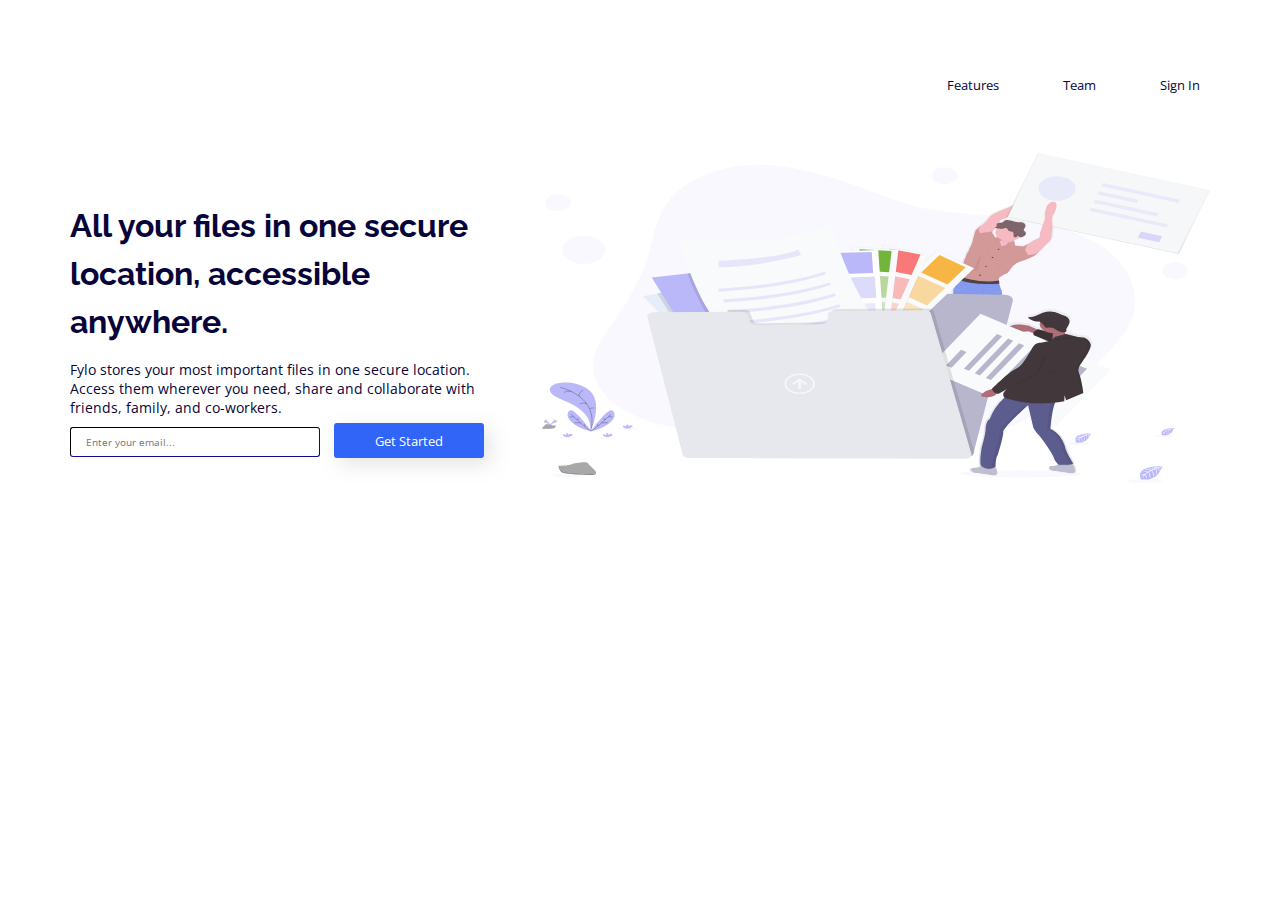
<file: index.html>
<!DOCTYPE html>
<html lang="en">
<head>
    <meta charset="UTF-8">
    <meta http-equiv="X-UA-Compatible" content="IE=edge">
    <meta name="viewport" content="width=device-width, initial-scale=1.0">
    <link rel="stylesheet" href="./style.css">
    <link rel="preconnect" href="https://fonts.googleapis.com">
    <link href="https://fonts.googleapis.com/css2?family=Outfit:wght@400;700&family=Poppins:wght@400;500;700&family=Raleway:wght@400;700&display=swap" rel="stylesheet">
    <link rel="preconnect" href="https://fonts.googleapis.com"> 
    <link href="https://fonts.googleapis.com/css2?family=Open+Sans&family=Outfit:wght@400;700&family=Poppins:wght@400;500;700&family=Raleway:wght@400;700&display=swap" rel="stylesheet">
    <link rel="icon" type="image/png" sizes="32x32" href="C:\Users\Sophie\Documents\Coding\fylo-landing-page-with-two-column-layout-master\fylo-landing-page-with-two-column-layout-master\images\favicon-32x32.png">
    <title>Frontend Mentor | Fylo</title>
</head>
<body>
    <section class="navbar">
        <div class="container flex">
            <img src="logo.svg" alt="logo" />
            <div class="topnav">
                <a href="#news">Features</a>
                <a href="#contact">Team</a>
                <a href="#about" style="padding-right: 0px;">Sign In</a>
              </div>
        </div>
    </section>
   
    <section class="banner">
     <div class="container grid">
        <div>
            <h1>All your files in one secure <br>
            location, accessible anywhere.</h1>
            <p>Fylo stores your most important files in one secure location. Access
            them wherever you need, share and collaborate with friends, family,
            and co-workers.</p>
            <input type="text" id="email" name="email" placeholder="Enter your email...">
            <button type="submit" style="cursor: pointer;">Get Started</button>
        </div>
        <div>
            <img src="./illustration-1.svg" />
        </div>
    </div>
</section>
   
</body>
</html>
</file>
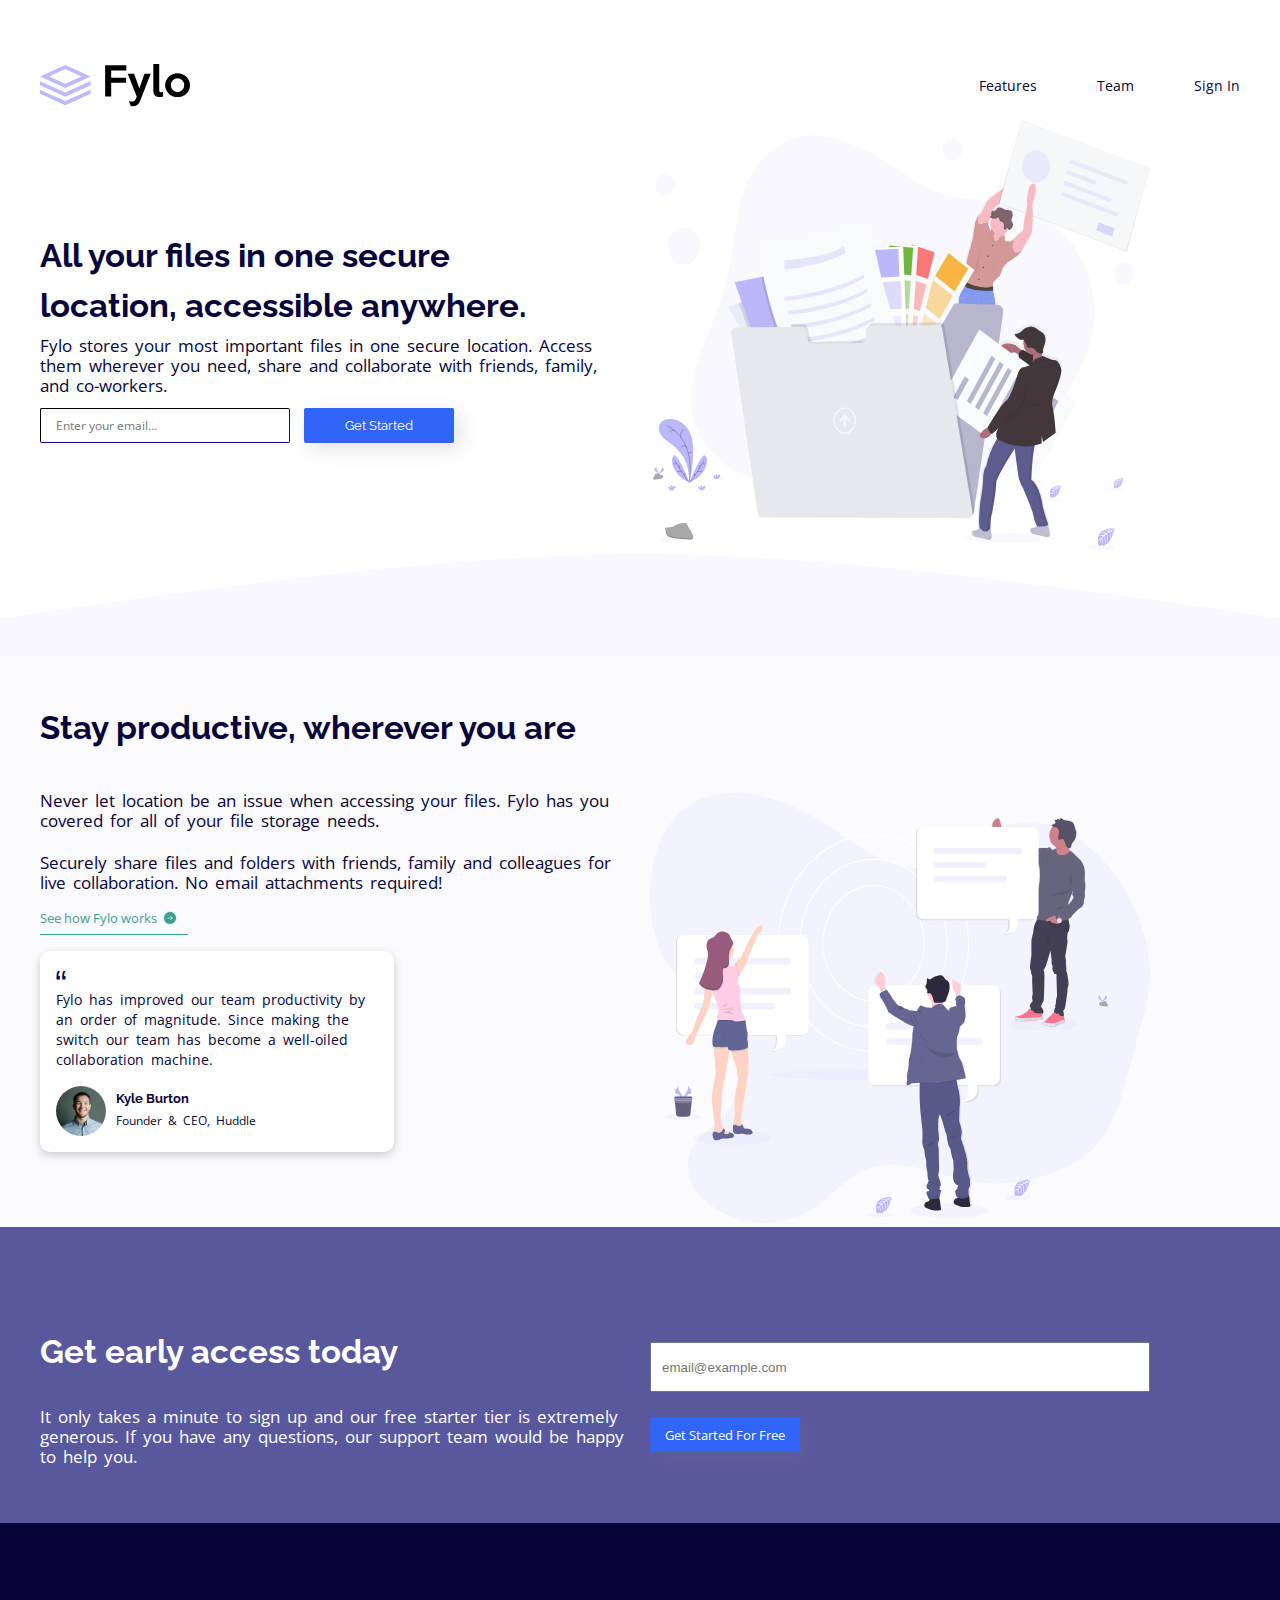
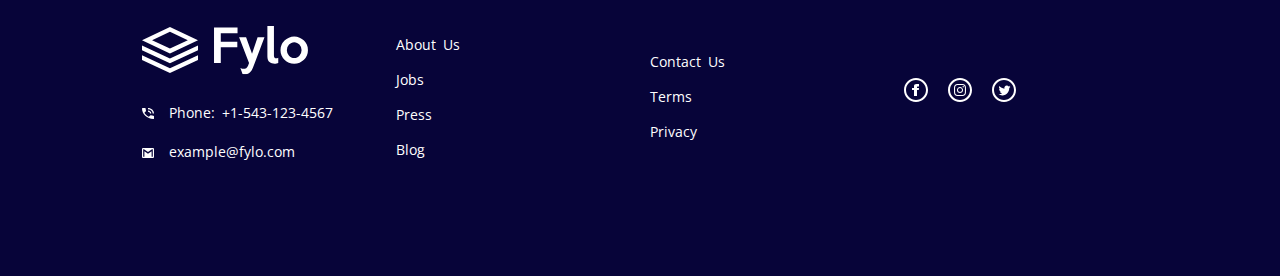
<file: myindex.html>
<!DOCTYPE html>
<html lang="en">

<head>
    <meta charset="UTF-8">
    <meta http-equiv="X-UA-Compatible" content="IE=edge">
    <meta name="viewport" content="width=device-width, initial-scale=1.0">
    <link rel="icon" type="image/png" sizes="32x32" href="favicon-32x32.png">
    <link rel="stylesheet" href="mystyle.css">
    <link rel="preconnect" href="https://fonts.googleapis.com">
    <link
        href="https://fonts.googleapis.com/css2?family=Open+Sans&family=Outfit:wght@400;700&family=Poppins:wght@400;500;700&family=Raleway:wght@400;700&display=swap"
        rel="stylesheet">
    <title>Frontend Mentor | Fylo</title>
</head>

<body>
    <section class="navbar">
        <div class="container flex">
            <img src="logo2.svg" alt="logo" />
            <div class="topnav">
                <a href="#signin" style="margin-right: 0;">Sign In</a>
                <a href="#teams">Team</a>
                <a href="#features">Features</a>
            </div>
        </div>
    </section>

    <section class="banner">
        <div class="container grid">
            <div class="content">
                <h1>All your files in one secure <br>
                    location, accessible anywhere.</h1>
                <p>Fylo stores your most important files in one secure location. Access 
                    them wherever you need, share and collaborate with friends, family, 
                    and co-workers.
                </p>
                <div class="flex-column">
                <input type="text" id="email" name="email" placeholder="Enter your email...">
                <button type="submit" style="cursor: pointer;">Get Started</button>
                </div>
            </div>
            <div class="image">
                <img src="illustration-1.svg" alt="illustration 1">
            </div>
        </div>
    </section>

    <section class="body">
        <img src="./bg-curve-desktop.svg" alt="icon" class="bg-img">
        <div class="container grid testimony">
            <div>
                <h1>Stay productive, wherever you are </h1>
                <p>Never let location be an issue when accessing your files. Fylo has you covered for all of your file
                    storage needs.</p>
                <p style="margin-top: 1em;">Securely share files and folders with friends, family and colleagues for live collaboration.
                    No email attachments required!</p>
                <div class="flex" id="link">
                    <a href="#" style="margin-right: 5px;">See how Fylo works</a>
                    <img src="./icon-arrow.svg" />
                </div>
                <div class="card">
                    <img src="./icon-quotes.svg" alt="">
                    <p>Fylo has improved our team productivity by an order of magnitude. Since making the switch
                        our team has become a well-oiled collaboration machine.
                    </p>
                    <div style="margin-top: 1em;" class="flex">
                        <img src="./avatar-testimonial.jpg" alt="" style="height: auto;width:50px;border-radius: 50%;margin-right: 10px;">
                        <div>
                            <h5 style="color:hsl(243, 87%, 12%);font-weight: 700;font-family: Raleway;">Kyle Burton</h5>
                            <p style="font-size: 12px;">Founder & CEO, Huddle</p>
                        </div>
                    </div>
                </div>
            </div>
            <div class="test-image">
                <img src="illustration-2.svg" alt="illustration 2" class="illustration">
            </div>
        </div>
    </section>
    <section class="subscription">
        <div class="container grid">
            <div>
                <h1>Get early access today</h1>
                <p>
                    It only takes a minute to sign up and our free starter tier is extremely generous.
                    If you have any questions, our support team would be happy to help you.
                </p>
            </div>
            <div class="form">  
                <input type="text" id="email" name="email" placeholder="email@example.com">
                <button type="submit" style="cursor: pointer;">Get Started For Free</button>
            </div>
            <br>
            <br>
        </div>
    </section>
    <section class="footer">
        <div class="container grid">
            <div class="details">
                <img src="logo.svg" alt="logo">
                <div class="flex">
                    <img src="icon-phone.svg" alt="phone">
                    <p>Phone: +1-543-123-4567</p>
                </div>
                <div class="flex">
                    <img src="icon-email.svg" alt="email">
                    <p>example@fylo.com</p>
                </div>
            </div>
            <div class="about creative">
                <p><a href="#">About Us</a></p>
                <p><a href="#">Jobs</a></p>
                <p><a href="#">Press</a></p>
                <p><a href="#">Blog</a></p>
            </div>
            <div class="contact creative">
                <p><a href="#">Contact Us</a></p>
                <p><a href="#">Terms</a></p>
                <p><a href="#">Privacy</a></p>
            </div>
            <div class="socials creative">
                <img src="facebook.svg" alt="facebook">
                <img src="instagram.svg" alt="instagram">
                <img src="twitter.svg" alt="twitter">
            </div>
        </div>
    </section>
</body>

</html>
</file>
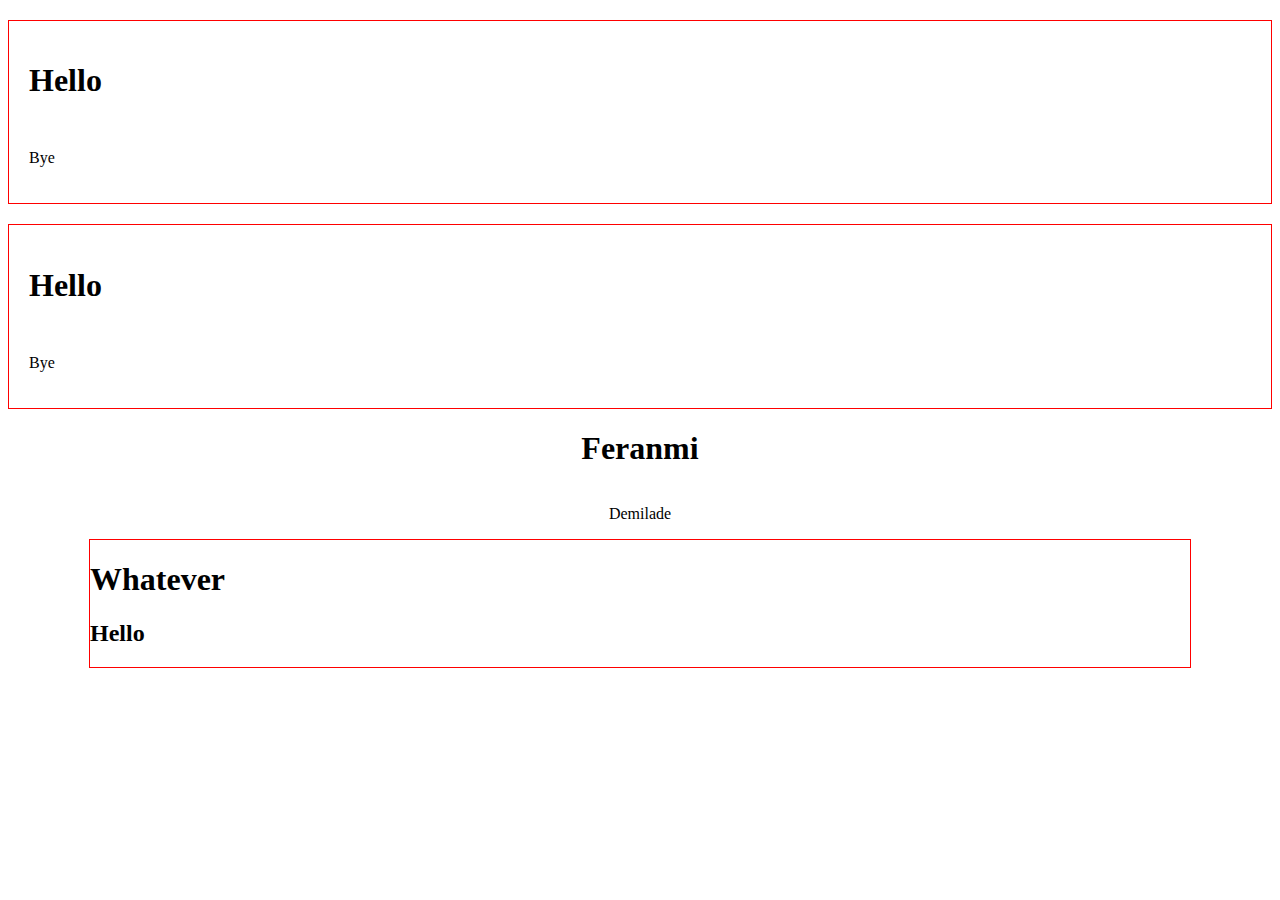
<file: practice.html>
<!DOCTYPE html>
<html lang="en">
<head>
    <meta charset="UTF-8">
    <meta http-equiv="X-UA-Compatible" content="IE=edge">
    <meta name="viewport" content="width=device-width, initial-scale=1.0">
    <title>Document</title>
    <style>
        .container {
            max-width: 1100px;
            margin:0 auto;
        }
    </style>
</head>
<body>
    <div style="border: 1px solid red;padding:20px;margin-top: 20px;">
        <h1>Hello</h1>
        <p style="margin-top: 50px;">Bye</p>
    </div>
    <div style="border: 1px solid red;padding:20px;margin-top: 20px;">
        <h1>Hello</h1>
        <p style="margin-top: 50px;">Bye</p>
    </div>
    <div style="display: flex;flex-direction: column;align-items: center;">
        <h1>Feranmi</h1>
        <p>Demilade</p>
    </div>
    <div class="container" style="border: 1px solid red;">
        <h1>Whatever</h1>
        <h2>Hello</h2>
    </div>
</body>
</html>
</file>
<file: style.css>
* {
  box-sizing: border-box;
  padding: 0;
  margin: 0;
}

img {
  width: 100%;
}

/* img {
  height: 45px;
  width: 150px;
  padding-left: 50px;
  padding-top: 50px;
  padding-bottom: 0px;
} */

.topnav a {
  font-family: "Open Sans";
  font-weight: 400;
  color: hsl(243, 87%, 12%);
  text-align: center;
  padding-right: 60px;
  text-decoration: none;
  font-size: 13px;
}

.banner {
  height: 400px;
}

.banner img {
  width: 100%;
  height: 330px;
}

.banner h1 {
  font-family: Raleway;
  color: hsl(243, 87%, 12%);
  font-weight: 700;
  display: flex;
  padding-top: 20px;
  line-height: 1.5;
}

.banner p {
  font-family: "Open Sans";
  font-size: 14px;
  color: hsl(243, 87%, 12%);
  font-weight: 400;
  margin-top: 1em;
}

.banner input {
  /* margin-left: 50px; */
  width: 250px;
  height: 30px;
  border-color: hsl(243, 87%, 12%);
  border-width: 1px;
  border-radius: 3px;
  color: hsl(0, 0%, 75%);
  font-family: "Open Sans";
  padding-left: 15px;
  font-size: 10px;
  margin-top: 1em;
}

.banner button {
  background: hsl(224, 93%, 58%);
  width: 150px;
  height: 35px;
  color: white;
  border-radius: 3px;
  box-shadow: 6px 6px 20px rgba(122, 122, 122, 0.212);
  margin-left: 10px;
  font-family: "Open Sans";
  border: none;
}

.banner .grid {
  grid-template-columns: 40% 60%;
}

.navbar {
  height: 70px;
  margin-top: 50px;
}

.navbar img {
  width: 150px;
  height: 45px;
}

.navbar .flex {
  justify-content: space-between;
}

/* components */
.flex {
  display: flex;
  align-items: center;
  justify-content: center;
  height: 100%;
}

.grid {
  display: grid;
  grid-template-columns: repeat(2, 1fr);
  height: 100%;
  gap: 20px;
  justify-content: center;
  align-items: center;
}

.container {
    max-width: 1200px;
    margin: 0 auto;
    padding: 0 40px;
    overflow: hidden;
  }
</file>
<file: mystyle.css>
*{
    box-sizing: border-box;
    margin: 0;
    padding: 0;
}

.flex{
    display: flex;
    align-items: center;
    justify-content: center;
    height: 100%;
}

.container {
    /* max-width: 1200px; */
    margin: 0 auto;
    padding: 0 40px;
    overflow: hidden;
}         

.grid {
  display: grid;
  grid-template-columns: repeat(2, 1fr);
  height: 100%;
  gap: 20px;
  justify-content: center;
  align-items: center;
}

.navbar{
  height: 70px;
  margin-top: 50px;
}

.navbar img {
    width: 150px;
    height: 43px;
}

.navbar .flex {
    justify-content: space-between;
}

.topnav a{
      display: flex;
      float: right;
      margin-right: 60px;
      color:hsl(243, 87%, 12%);
      text-decoration: none;
      font-family: 'Open Sans';
      font-weight: 400;
      font-size: 14px;
}

h1{
    font-family: Raleway;
    font-weight: 700;
    color: hsl(243, 87%, 12%);
    font-size: 33px;
    line-height: 50px;
}

p{
    font-family: 'Open Sans';
    font-weight: 400;
    font-size: 17px;
    word-spacing: 3px;
    color:  hsl(243, 87%, 12%);
    line-height: 20px;
    padding-top: 5px;
    letter-spacing: 0px;
}

.banner input{
  width: 250px;
  height: 35px;
  border-color: hsl(243, 87%, 12%);
  border-width: 1px;
  border-radius: 2px;
  color:hsl(0, 0%, 75%);
  font-family: "Open Sans";
  padding-left: 15px;
  font-size: 12px;
  margin-top: 1em;
}

.banner input:focus{
    border-width: 1px;
    color: black;
}

.banner button{
  background: hsl(224, 93%, 58%);
  width: 150px;
  height: 35px;
  color: white;
  border-radius: 2px;
  box-shadow: 6px 6px 20px rgba(122, 122, 122, 0.212);
  margin-left: 10px;
  font-family: "Raleway";
  border: none;
}

.banner button:hover{
    background-color: hsla(224, 87%, 64%, 0.989);
}

.banner img{
    width: 500px;
    height: 430px;
}



.bg-img{
    margin-bottom: -1rem;
    width: 100%;
    z-index: 0;
}

.body a{
    color: hsl(170, 45%, 43%);
    text-decoration: none;
    font-family: 'Open Sans';
    font-size: 13px;
}

#link {
    margin-top: 1em;
    border-bottom: 1px solid hsl(170, 45%, 43%);
    width: 25%;
    padding-bottom: 7px;
}

.body .flex {
    justify-content: flex-start;
}

.body h1 {
    margin-bottom: 1em;
}

.testimony{
    background: hsl(240, 100%, 99%);
}

.body a:hover{
    color:hsl(170, 54%, 72%);
}

#link:hover {
    border-bottom: 1px solid hsl(170, 54%, 72%);
}

hr{
    width: 120px;
    border-top: 1px solid hsl(170, 45%, 43%);
}

hr:hover{
    color:hsl(170, 54%, 72%);
}

.card {
    background-color: #fff;
    border-radius: 10px;
    box-shadow: 0 3px 10px rgba(0, 0, 0, 0.2);
    padding: 1em;
    margin: 1em 0;
    width: 60%;
}

.card img{
    width: 10px;
    height: 10px;
}

.card p{
    font-family: 'Open Sans';
    font-size: 14px;
    color:hsl(243, 87%, 12%);
    font-weight: 400;

}
.illustration{
    margin-top: 150px;
    width: 500px;
    height: 430px;
}

.subscription{
    background-color: hsl(242, 28%, 48%);
    height: auto;
    margin-bottom: 0px;
}

.subscription h1{
    color: white;
    padding-top: 100px;
}

.subscription p{
    color: white;
    padding-top: 30px;
}

.subscription input{
    width: 500px;
    height: 50px;
    margin-top: 100px;
    padding-left: 10px;
}

.subscription button{
    background: hsl(224, 93%, 58%);
    width: 150px;
    height: 35px;
    margin-top: 25px;
    margin-left: 0px;
    color: white;
    border-radius: 2px;
    box-shadow: 6px 6px 20px rgba(122, 122, 122, 0.212);
    font-family: "Open Sans";
    border: none;
}

.subscription button:hover{
    background-color:hsla(224, 87%, 64%, 0.989);
}

.footer{
      background-color: hsl(243, 87%, 12%);
      height:auto;
      padding: 8% 8%;
}

.footer .flex{
    justify-content: flex-start;
}

.footer .flex img {
    width: 5%;
    height: 30%;
    margin-right: 15px;
    margin-top: 13px;
}

.footer a{
    color: white;
    text-decoration: none;
}

.footer a:hover{
    color: hsl(242, 28%, 48%);
    text-decoration: none;
}

.footer p{
      color: white;
      font-size: 14px;
      font-family: 'Open Sans';
      margin-bottom: 10px;
  }

.footer .grid {
    grid-template-columns: repeat(4, 1fr);
  }

.footer img{
    margin-bottom: 1em;
} 

.socials img{
    margin-right: 1em;
}

@media screen and (max-width:768px) {
    .navbar{  
        margin-top: 20px;
    }

    .topnav a{
        font-size: 17px;
        margin-right: 38px;
    }

    .navbar img{
        width: 105px;
        height: 30px;
    }

    .navbar .container{
       padding: 25px;
    }

    /* .banner .grid{
        grid-template-columns: 1fr;
    } */

    .banner .grid .content{
        grid-row-start: 2;
    }

    .banner .image img{
        padding-top: 100px;
        width: 430px;
        height: 410px;
    }

    .banner .content h1{
        text-align: center;
        font-family: 'Open Sans';
        font-weight: 700;
        font-size: 30px;
        padding-top: 10px;
        padding-bottom: 30px;
        line-height: 45px;
        /* width: 450px; */
        word-spacing: 2px;
    }
    
    .banner .content p{
        text-align: center;
        font-size: 17px;
        line-height: 27px;
        padding-left: 20px;
        padding-right: 20px;
    }

    .flex-column{
        display: flex;
        flex-direction: column;
        padding: 0 1rem;
    }

    .flex-column input{
        width: 100%;
        height: 45px;
        padding-left: 5px;
        border-radius:5px;
        margin-bottom: 20px;
    }

    .flex-column button{
        width: 100%;
        height: 45px;
        margin-left: 0px;
        border-radius: 5px;
        font-weight: bold;
    }

    .body .grid{
        grid-template-columns: 1fr;
    }
    
    .body .grid .test-image{
        grid-row-start: 1;
        width: 430px;
        height: 410px;
    }

    .body h1{
        text-align: center;
        padding-top: 200px;
        font-size: 23px;
    }

    .body p{
        line-height: 29px;
        font-size: 19px;
        font-family: 'Open Sans';
        font-weight: 500;
        color: hsl(238, 22%, 44%)
    }

    .body .flex{
        margin:0 auto;
      
    }

    #link {
        width:35%;
        justify-content: center;
    }

    .body .card{
        width: 90%;
        padding-left: 20px;
        /* height: 300px; */
        margin: 20px auto;
    }

    /* .body .card .flex{
        padding-top: 0px; */
    

    .body .card p{
        font-family: 'Open Sans';
        font-size: 14px;
        color:hsl(243, 87%, 12%);
        font-weight: 400;
    }

    .subscription{
        text-align: center;
    }
    .subscription .grid{
        display :block;
        margin: 0 auto;
    }
    .form{
        width: 90%;
        margin: 0 auto;
    }
    .form input{
        width: 85%;
    }
    .form button {
        width: 85%;
    }

    .footer .grid{
        display: block;
      
    }
    .socials{
        margin: 10px auto;
        width: 100%;
    }
    .creative{
        margin-top: 20px;
    }

    .content {
        padding: 0 1rem;
    }

    .testimony div:first-child{
        padding: 0 2rem;
    }

    

}
</file>
